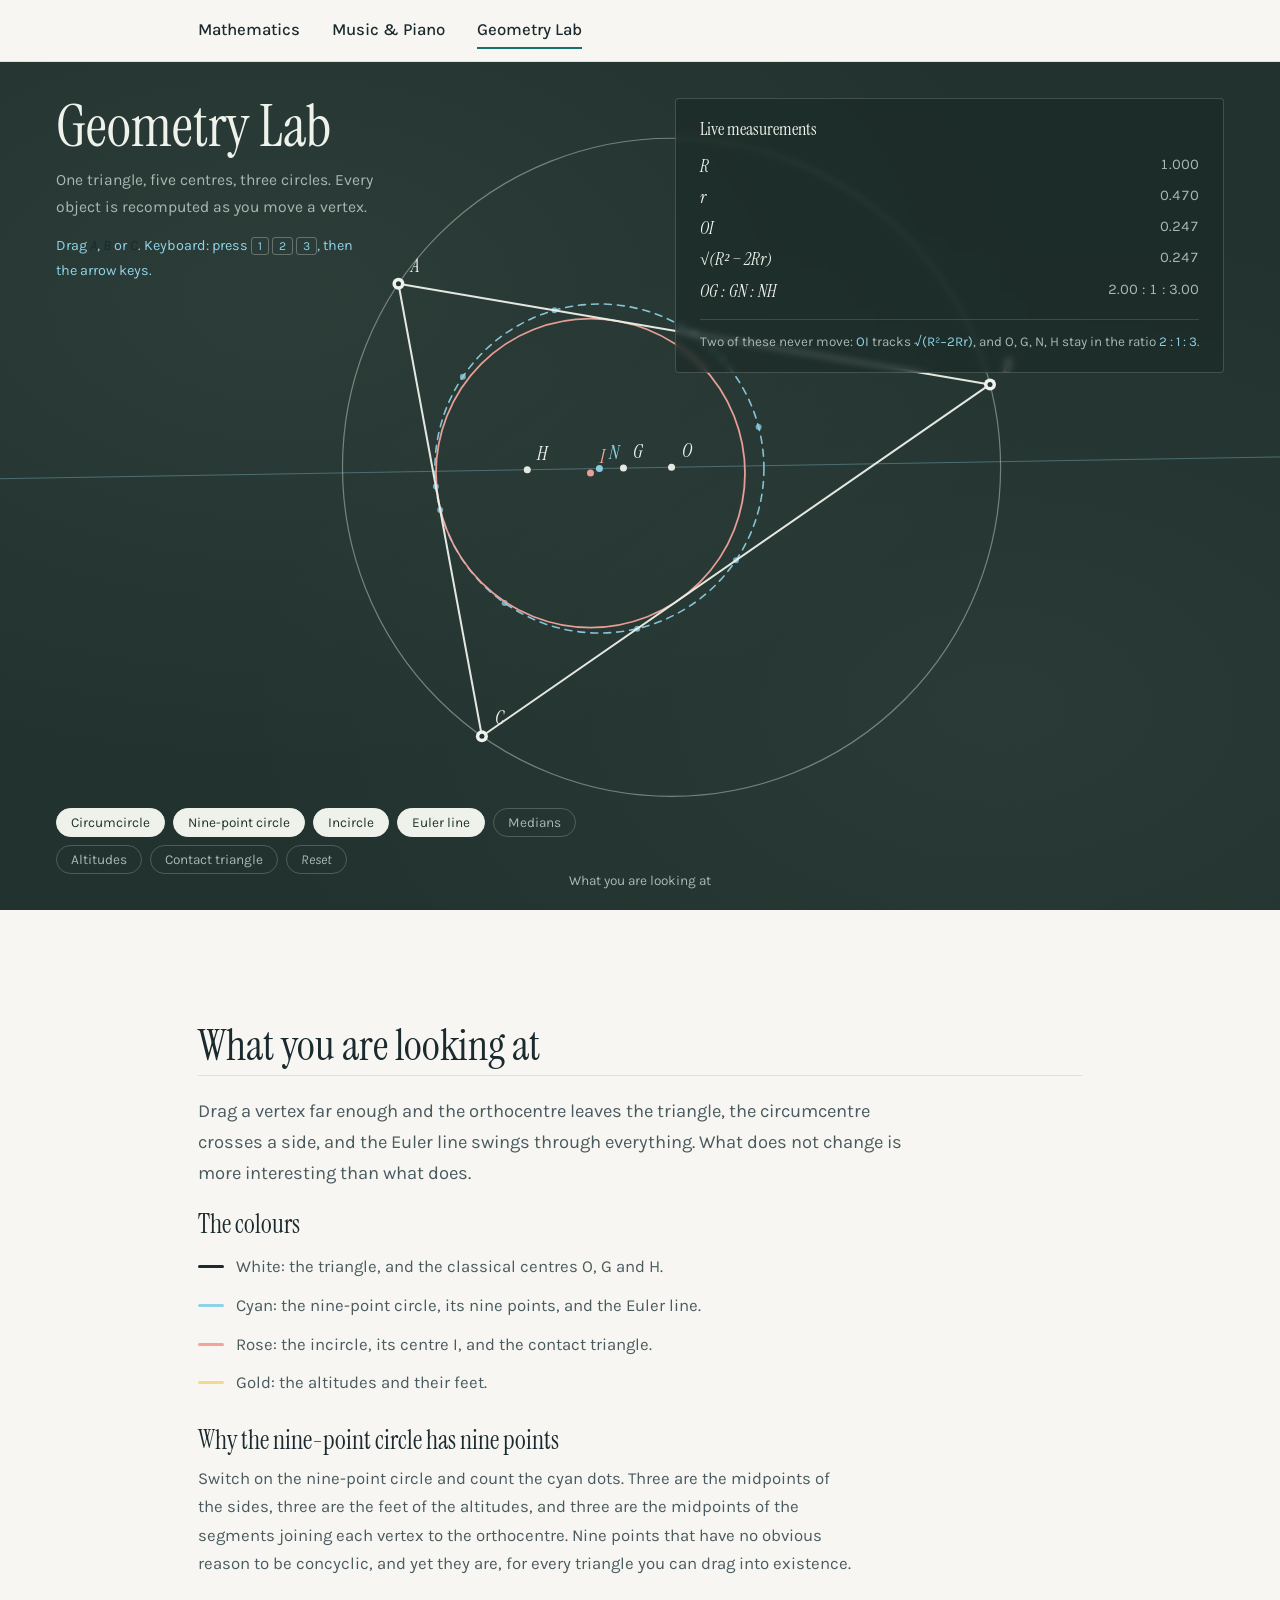
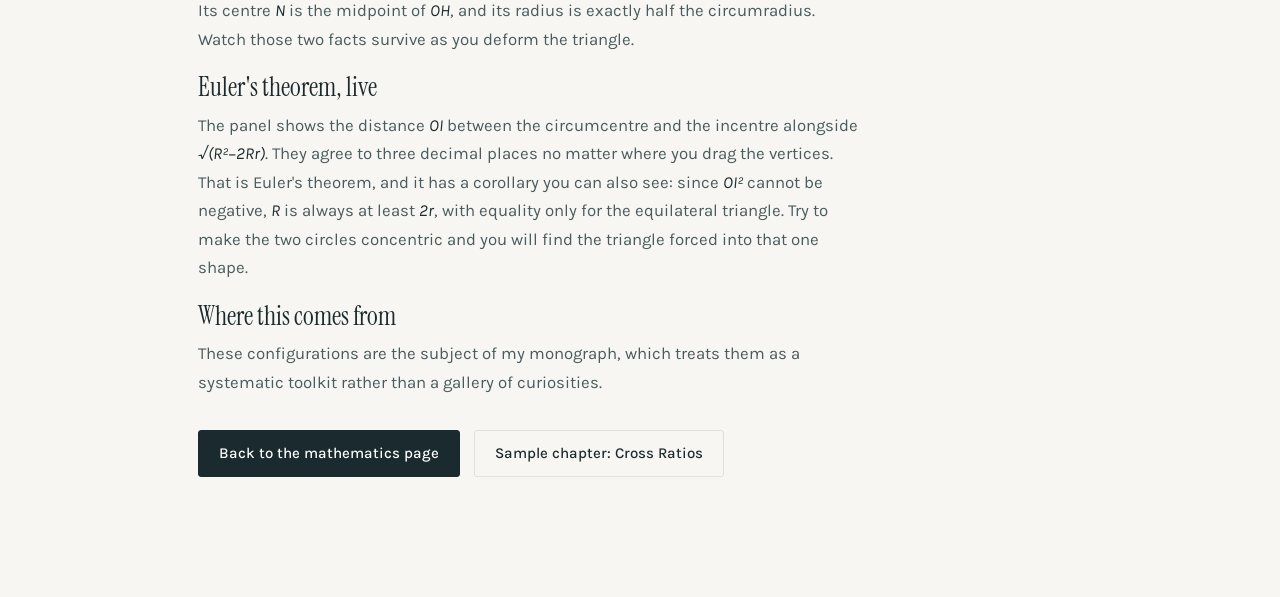
<file: geometry.html>
<!DOCTYPE html>
<html lang="en">
<head>
  <meta charset="UTF-8">
  <meta name="viewport" content="width=device-width, initial-scale=1">
  <title>Geometry Lab - Kevin Hu</title>
  <meta name="description" content="An interactive triangle: drag the vertices and watch the circumcircle, nine-point circle, incircle and Euler line update, with Euler's theorem holding live.">
  <link rel="stylesheet" href="style.css">
  <script src="geometry.js" defer></script>
</head>
<body>

  <nav>
    <div class="nav-links">
      <a href="index.html">Mathematics</a>
      <a href="music.html">Music &amp; Piano</a>
      <a href="geometry.html" aria-current="page">Geometry Lab</a>
    </div>
  </nav>

  <header class="board" id="board">
    <canvas id="figure" tabindex="0" role="application"
            aria-label="Interactive triangle. Drag vertex A, B or C to reshape it and watch the circumcircle, nine-point circle, incircle and Euler line update. Press 1, 2 or 3 to select a vertex, then use the arrow keys to move it."></canvas>

    <div class="board-title">
      <h1>Geometry Lab</h1>
      <p>One triangle, five centres, three circles. Every object is recomputed as you move a vertex.</p>
      <p class="hint">Drag <em>A</em>, <em>B</em> or <em>C</em>. Keyboard: press <kbd>1</kbd> <kbd>2</kbd> <kbd>3</kbd>, then the arrow keys.</p>
    </div>

    <div class="readout">
      <h2>Live measurements</h2>
      <div class="row"><span>R</span><span id="out-R">&mdash;</span></div>
      <div class="row"><span>r</span><span id="out-r">&mdash;</span></div>
      <div class="row"><span>OI</span><span id="out-OI">&mdash;</span></div>
      <div class="row"><span>&radic;(R&sup2; &minus; 2Rr)</span><span id="out-euler">&mdash;</span></div>
      <div class="row"><span>OG : GN : NH</span><span id="out-ratio">&mdash;</span></div>
      <p class="note">Two of these never move: <em>OI</em> tracks <em>&radic;(R&sup2;&minus;2Rr)</em>, and O, G, N, H stay in the ratio <em>2 : 1 : 3</em>.</p>
    </div>

    <div class="layers">
      <button data-layer="circumcircle">Circumcircle</button>
      <button data-layer="ninepoint">Nine-point circle</button>
      <button data-layer="incircle">Incircle</button>
      <button data-layer="euler">Euler line</button>
      <button data-layer="medians">Medians</button>
      <button data-layer="altitudes">Altitudes</button>
      <button data-layer="contact">Contact triangle</button>
      <button id="reset">Reset</button>
    </div>

    <a class="cue" href="#notes">What you are looking at</a>
  </header>

  <main class="container" id="notes">

    <h2>What you are looking at</h2>
    <p class="lede">Drag a vertex far enough and the orthocentre leaves the triangle, the circumcentre crosses a side, and the Euler line swings through everything. What does not change is more interesting than what does.</p>

    <h3>The colours</h3>
    <ul class="key">
      <li><span class="swatch" style="background:#1b2a2e"></span><span>White: the triangle, and the classical centres O, G and H.</span></li>
      <li><span class="swatch" style="background:#8fd3e8"></span><span>Cyan: the nine-point circle, its nine points, and the Euler line.</span></li>
      <li><span class="swatch" style="background:#f2a49c"></span><span>Rose: the incircle, its centre I, and the contact triangle.</span></li>
      <li><span class="swatch" style="background:#f2d98d"></span><span>Gold: the altitudes and their feet.</span></li>
    </ul>

    <h3>Why the nine-point circle has nine points</h3>
    <p>Switch on the nine-point circle and count the cyan dots. Three are the midpoints of the sides, three are the feet of the altitudes, and three are the midpoints of the segments joining each vertex to the orthocentre. Nine points that have no obvious reason to be concyclic, and yet they are, for every triangle you can drag into existence.</p>
    <p>Its centre <em>N</em> is the midpoint of <em>OH</em>, and its radius is exactly half the circumradius. Watch those two facts survive as you deform the triangle.</p>

    <h3>Euler's theorem, live</h3>
    <p>The panel shows the distance <em>OI</em> between the circumcentre and the incentre alongside <em>&radic;(R&sup2;&minus;2Rr)</em>. They agree to three decimal places no matter where you drag the vertices. That is Euler's theorem, and it has a corollary you can also see: since <em>OI&sup2;</em> cannot be negative, <em>R</em> is always at least <em>2r</em>, with equality only for the equilateral triangle. Try to make the two circles concentric and you will find the triangle forced into that one shape.</p>

    <h3>Where this comes from</h3>
    <p>These configurations are the subject of my monograph, which treats them as a systematic toolkit rather than a gallery of curiosities.</p>
    <a class="btn" href="index.html">Back to the mathematics page</a>
    <a class="btn secondary" href="cross-ratios.pdf" target="_blank">Sample chapter: Cross Ratios</a>

  </main>

</body>
</html>
</file>
<file: style.css>
/* ==========================================================================
   Kevin Hu, kevinhu-math.github.io
   Paper for the writing, chalkboard for the geometry lab.
   ========================================================================== */

@import url('https://fonts.googleapis.com/css2?family=Instrument+Serif:ital@0;1&family=Karla:wght@400;500;700&display=swap');

:root {
  --paper:      #f7f6f2;
  --sheet:      #ffffff;
  --ink:        #1b2a2e;
  --ink-soft:   #4a5b5f;
  --hair:       #dfe2dc;
  --accent:     #16706b;

  --board:      #22332f;
  --board-deep: #1a2825;
  --chalk:      #eef2ea;
  --chalk-dim:  #a9b8b1;
  --chalk-cyan: #8fd3e8;
  --chalk-rose: #f2a49c;
  --chalk-gold: #f2d98d;

  --display: 'Instrument Serif', Georgia, serif;
  --body:    'Karla', system-ui, sans-serif;
  --measure: 66ch;
}

@media (prefers-color-scheme: dark) {
  :root {
    --paper: #131b1c;
    --sheet: #1a2426;
    --ink: #e8ede9;
    --ink-soft: #adbcb8;
    --hair: #2c3a3c;
    --accent: #57c2b8;
  }
}

*, *::before, *::after { box-sizing: border-box; }

body {
  margin: 0;
  font-family: var(--body);
  font-size: 1.05rem;
  line-height: 1.7;
  color: var(--ink);
  background: var(--paper);
}

a:focus-visible, button:focus-visible, canvas:focus-visible {
  outline: 2px solid var(--accent);
  outline-offset: 3px;
}

/* ==========================================================================
   NAVIGATION
   ========================================================================== */

nav {
  position: sticky;
  top: 0;
  z-index: 30;
  background: color-mix(in srgb, var(--paper) 88%, transparent);
  backdrop-filter: blur(10px);
  -webkit-backdrop-filter: blur(10px);
  border-bottom: 1px solid var(--hair);
}
.nav-links {
  max-width: 940px;
  margin: 0 auto;
  padding: 13px 28px;
  display: flex;
  gap: 32px;
}
.nav-links a {
  position: relative;
  color: var(--ink);
  text-decoration: none;
  font-weight: 500;
  padding: 3px 0;
}
.nav-links a::after {
  content: '';
  position: absolute; left: 0; right: 0; bottom: -1px;
  height: 2px; background: var(--accent);
  transform: scaleX(0); transform-origin: left;
  transition: transform 240ms ease;
}
.nav-links a:hover::after,
.nav-links a:focus-visible::after,
.nav-links a[aria-current="page"]::after { transform: scaleX(1); }

/* ==========================================================================
   PAPER PAGES
   ========================================================================== */

.container {
  max-width: 940px;
  margin: 0 auto;
  padding: 64px 28px 110px;
}

h1 {
  font-family: var(--display);
  font-weight: 400;
  font-size: clamp(3rem, 7vw, 4.4rem);
  line-height: 1;
  margin: 0 0 0.5rem;
}

h2 {
  font-family: var(--display);
  font-weight: 400;
  font-size: clamp(2rem, 4vw, 2.7rem);
  line-height: 1.1;
  margin: 3rem 0 1.2rem;
  padding-bottom: 0.4rem;
  border-bottom: 1px solid var(--hair);
}

h3 {
  font-family: var(--display);
  font-weight: 400;
  font-size: 1.6rem;
  line-height: 1.2;
  margin: 0 0 0.5rem;
}

h4 {
  font-family: var(--display);
  font-style: italic;
  font-weight: 400;
  font-size: 1.2rem;
  margin: 1.8rem 0 0.4rem;
  color: var(--ink-soft);
}

p { max-width: var(--measure); margin: 0 0 1.1em; color: var(--ink-soft); }
p em { color: var(--ink); }
.lede { font-size: 1.15rem; }

.card {
  position: relative;
  margin: 0 0 22px;
  padding: 32px 36px;
  background: var(--sheet);
  border: 1px solid var(--hair);
  border-radius: 3px;
  border-left: 3px solid var(--accent);
  transition: box-shadow 220ms ease, transform 220ms ease;
}
.card:hover {
  transform: translateY(-2px);
  box-shadow: 0 18px 40px -28px rgba(27,42,46,0.55);
}
.card img {
  max-width: 240px;
  display: block;
  margin: 24px auto;
  border: 1px solid var(--hair);
  box-shadow: 0 14px 32px -20px rgba(27,42,46,0.6);
}

/* the one card that advertises the lab, in board colours */
.card.board-card {
  background: var(--board);
  border-color: var(--board-deep);
  border-left-color: var(--chalk-cyan);
}
.card.board-card h3 { color: var(--chalk); }
.card.board-card p { color: var(--chalk-dim); }
.card.board-card p em { color: var(--chalk); }
.card.board-card .btn {
  color: var(--board);
  background: var(--chalk);
  border-color: var(--chalk);
}
.card.board-card .btn::before { background: var(--chalk-cyan); }
.card.board-card .btn:hover { color: var(--board); border-color: var(--chalk-cyan); }

a.btn {
  position: relative;
  display: inline-block;
  margin: 14px 10px 0 0;
  padding: 10px 20px;
  font-size: 0.94rem;
  font-weight: 500;
  text-decoration: none;
  color: var(--sheet);
  background: var(--ink);
  border: 1px solid var(--ink);
  border-radius: 3px;
  overflow: hidden;
  isolation: isolate;
  transition: border-color 200ms ease;
}
a.btn::before {
  content: '';
  position: absolute; inset: 0;
  background: var(--accent);
  transform: scaleX(0); transform-origin: left;
  transition: transform 260ms cubic-bezier(0.2,0.7,0.2,1);
  z-index: -1;
}
a.btn:hover, a.btn:focus-visible { border-color: var(--accent); }
a.btn:hover::before, a.btn:focus-visible::before { transform: scaleX(1); }

.btn.secondary { color: var(--ink); background: transparent; border-color: var(--hair); }
.btn.secondary:hover, .btn.secondary:focus-visible { color: var(--sheet); border-color: var(--accent); }

.musescore-embed {
  width: 100%;
  margin-top: 20px;
  border: 1px solid var(--hair);
  border-radius: 3px;
  overflow: hidden;
}

/* ==========================================================================
   THE GEOMETRY LAB  (geometry.html only)
   ========================================================================== */

.board {
  position: relative;
  height: calc(100vh - 52px);
  min-height: 600px;
  background: var(--board);
  background-image:
    radial-gradient(ellipse at 22% 28%, rgba(238,242,234,0.05), transparent 55%),
    radial-gradient(ellipse at 78% 76%, rgba(238,242,234,0.04), transparent 55%);
  overflow: hidden;
}

#figure {
  position: absolute;
  inset: 0;
  display: block;
  touch-action: none;   /* dragging a vertex must not scroll the page */
}

.board-title {
  position: absolute;
  top: clamp(20px, 4vh, 44px);
  left: clamp(20px, 5vw, 56px);
  z-index: 2;
  pointer-events: none;
  max-width: 32ch;
}
.board-title h1 { color: var(--chalk); font-size: clamp(2.4rem, 5vw, 3.6rem); margin: 0; }
.board-title p { color: var(--chalk-dim); margin: 12px 0 0; font-size: 0.98rem; }
.board-title .hint { color: var(--chalk-cyan); margin-top: 14px; font-size: 0.9rem; }
.board-title kbd {
  font-family: var(--body);
  font-size: 0.85em;
  padding: 1px 6px;
  border: 1px solid rgba(238,242,234,0.3);
  border-radius: 3px;
}

.layers {
  position: absolute;
  left: clamp(20px, 5vw, 56px);
  bottom: clamp(20px, 4vh, 40px);
  z-index: 2;
  display: flex;
  flex-wrap: wrap;
  gap: 8px;
  max-width: min(560px, 70vw);
}
.layers button {
  font-family: var(--body);
  font-size: 0.85rem;
  color: var(--chalk-dim);
  background: transparent;
  border: 1px solid rgba(238,242,234,0.22);
  border-radius: 999px;
  padding: 6px 14px;
  cursor: pointer;
  transition: color 160ms, border-color 160ms, background 160ms;
}
.layers button:hover { color: var(--chalk); border-color: rgba(238,242,234,0.5); }
.layers button[aria-pressed="true"] {
  color: var(--board);
  background: var(--chalk);
  border-color: var(--chalk);
}
.layers button#reset { font-style: italic; }
.layers button:focus-visible { outline-color: var(--chalk-cyan); }

.readout {
  position: absolute;
  top: clamp(20px, 4vh, 44px);
  right: clamp(20px, 5vw, 56px);
  z-index: 2;
  margin: 0;
  padding: 20px 24px;
  min-width: 270px;
  border: 1px solid rgba(238,242,234,0.18);
  border-radius: 4px;
  background: rgba(26,40,37,0.6);
  backdrop-filter: blur(3px);
  -webkit-backdrop-filter: blur(3px);
  color: var(--chalk-dim);
  font-size: 0.92rem;
  line-height: 1.5;
}
.readout h2 {
  margin: 0 0 12px;
  padding: 0;
  border: 0;
  font-family: var(--display);
  font-weight: 400;
  font-size: 1.15rem;
  color: var(--chalk);
}
.readout .row { display: flex; justify-content: space-between; gap: 20px; padding: 3px 0; }
.readout .row span:first-child {
  font-family: var(--display);
  font-style: italic;
  font-size: 1.05rem;
  color: var(--chalk);
}
.readout .row span:last-child { font-variant-numeric: tabular-nums; }
.readout .note {
  margin: 12px 0 0;
  padding-top: 12px;
  max-width: none;
  border-top: 1px solid rgba(238,242,234,0.15);
  font-size: 0.84rem;
  color: var(--chalk-dim);
}
.readout .note em { color: var(--chalk-cyan); font-style: normal; }

.cue {
  position: absolute;
  left: 50%; bottom: 16px;
  transform: translateX(-50%);
  z-index: 2;
  color: var(--chalk-dim);
  text-decoration: none;
  font-size: 0.85rem;
  border-bottom: 1px solid transparent;
}
.cue:hover { color: var(--chalk); border-bottom-color: var(--chalk); }

/* key to the colours, on the paper below the board */
.key { list-style: none; padding: 0; margin: 0 0 1.4em; max-width: var(--measure); }
.key li { display: flex; gap: 12px; align-items: baseline; padding: 5px 0; color: var(--ink-soft); }
.key .swatch { flex: 0 0 26px; height: 3px; border-radius: 2px; transform: translateY(-4px); }

/* ==========================================================================
   RESPONSIVE
   ========================================================================== */

@media (max-width: 980px) {
  .readout {
    top: auto;
    bottom: clamp(80px, 15vh, 120px);
    right: clamp(16px, 5vw, 36px);
    min-width: 0;
    padding: 14px 16px;
    font-size: 0.84rem;
  }
  .readout .note { display: none; }
}

@media (max-width: 660px) {
  .board { height: auto; min-height: 0; }
  #figure { position: relative; height: 60vh; }
  .board-title { position: static; padding: 26px 20px 0; max-width: none; }
  .readout { position: static; margin: 18px 20px 0; }
  .layers { position: static; padding: 18px 20px 26px; max-width: none; }
  .cue { display: none; }
  .container { padding: 44px 20px 80px; }
  .card { padding: 24px 22px; }
  a.btn { display: block; margin-right: 0; text-align: center; }
}

@media (prefers-reduced-motion: reduce) {
  *, *::before, *::after { transition: none !important; animation: none !important; }
}
</file>
